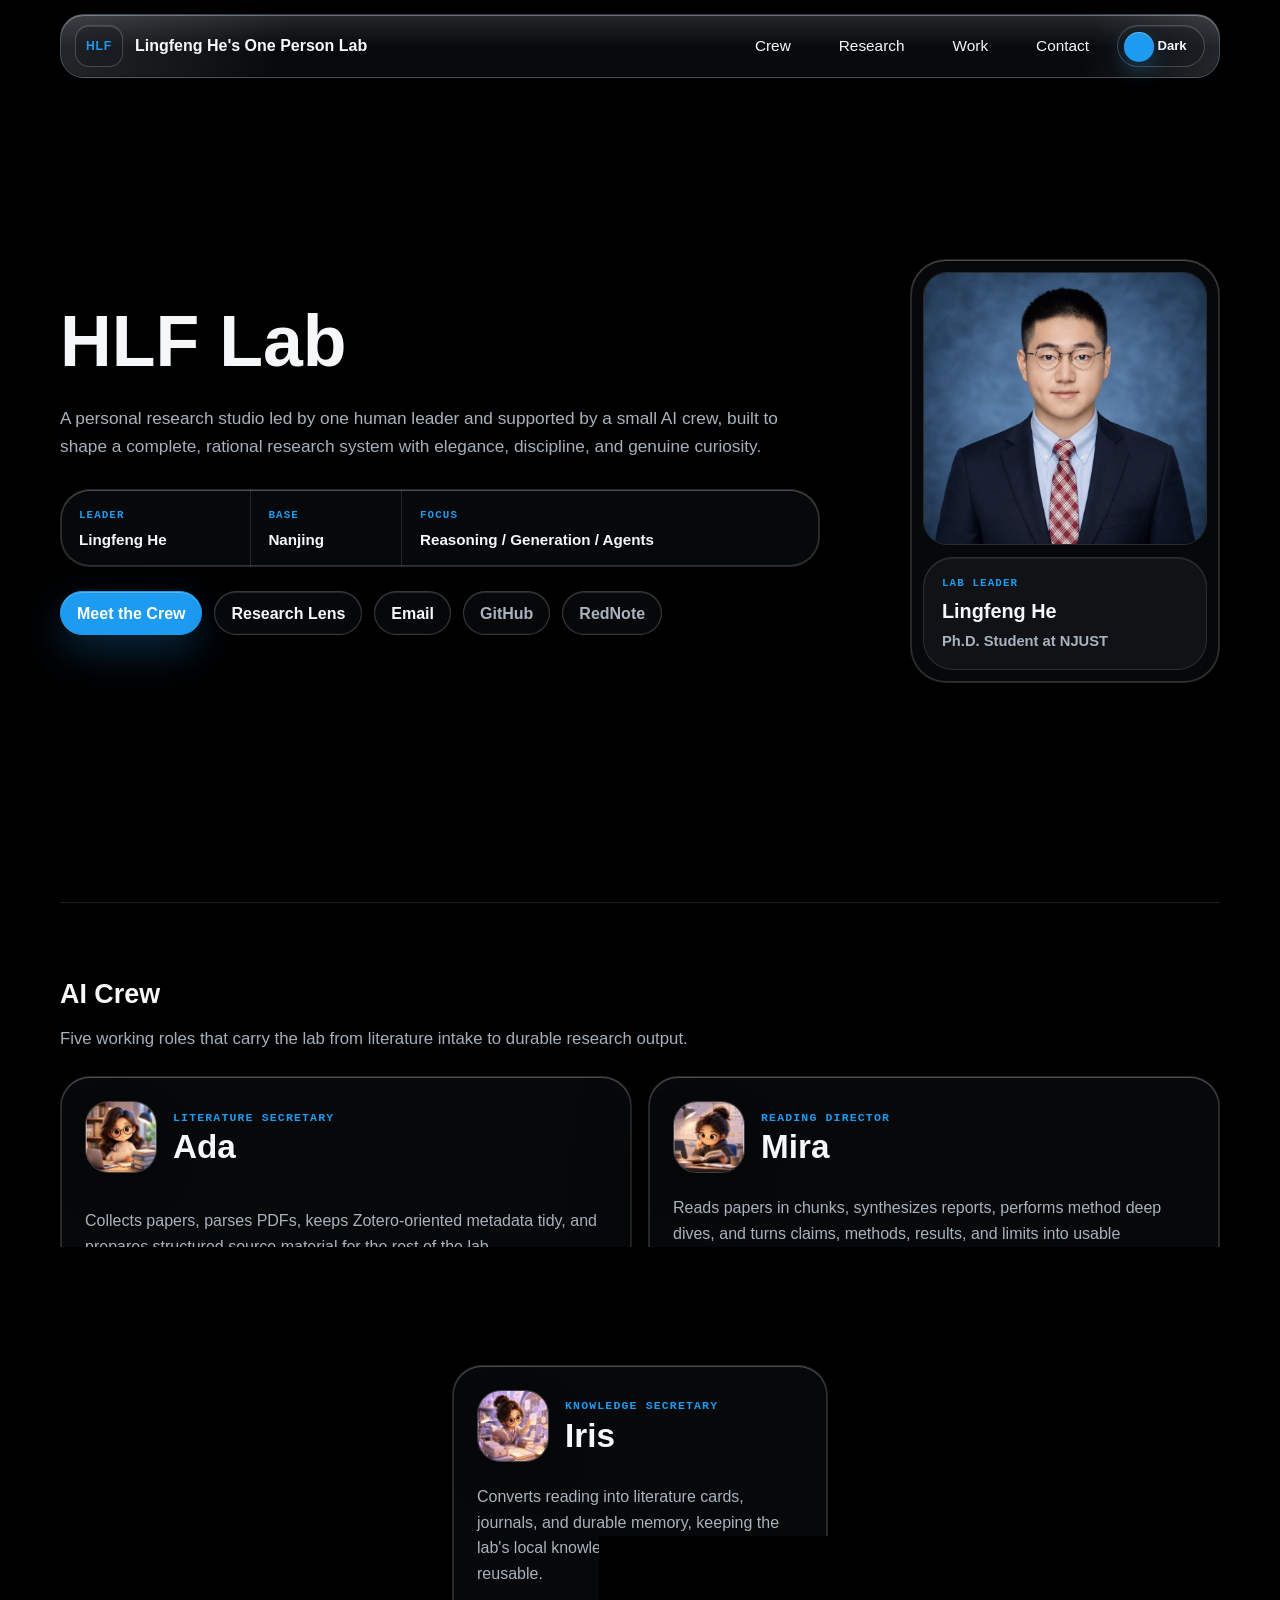
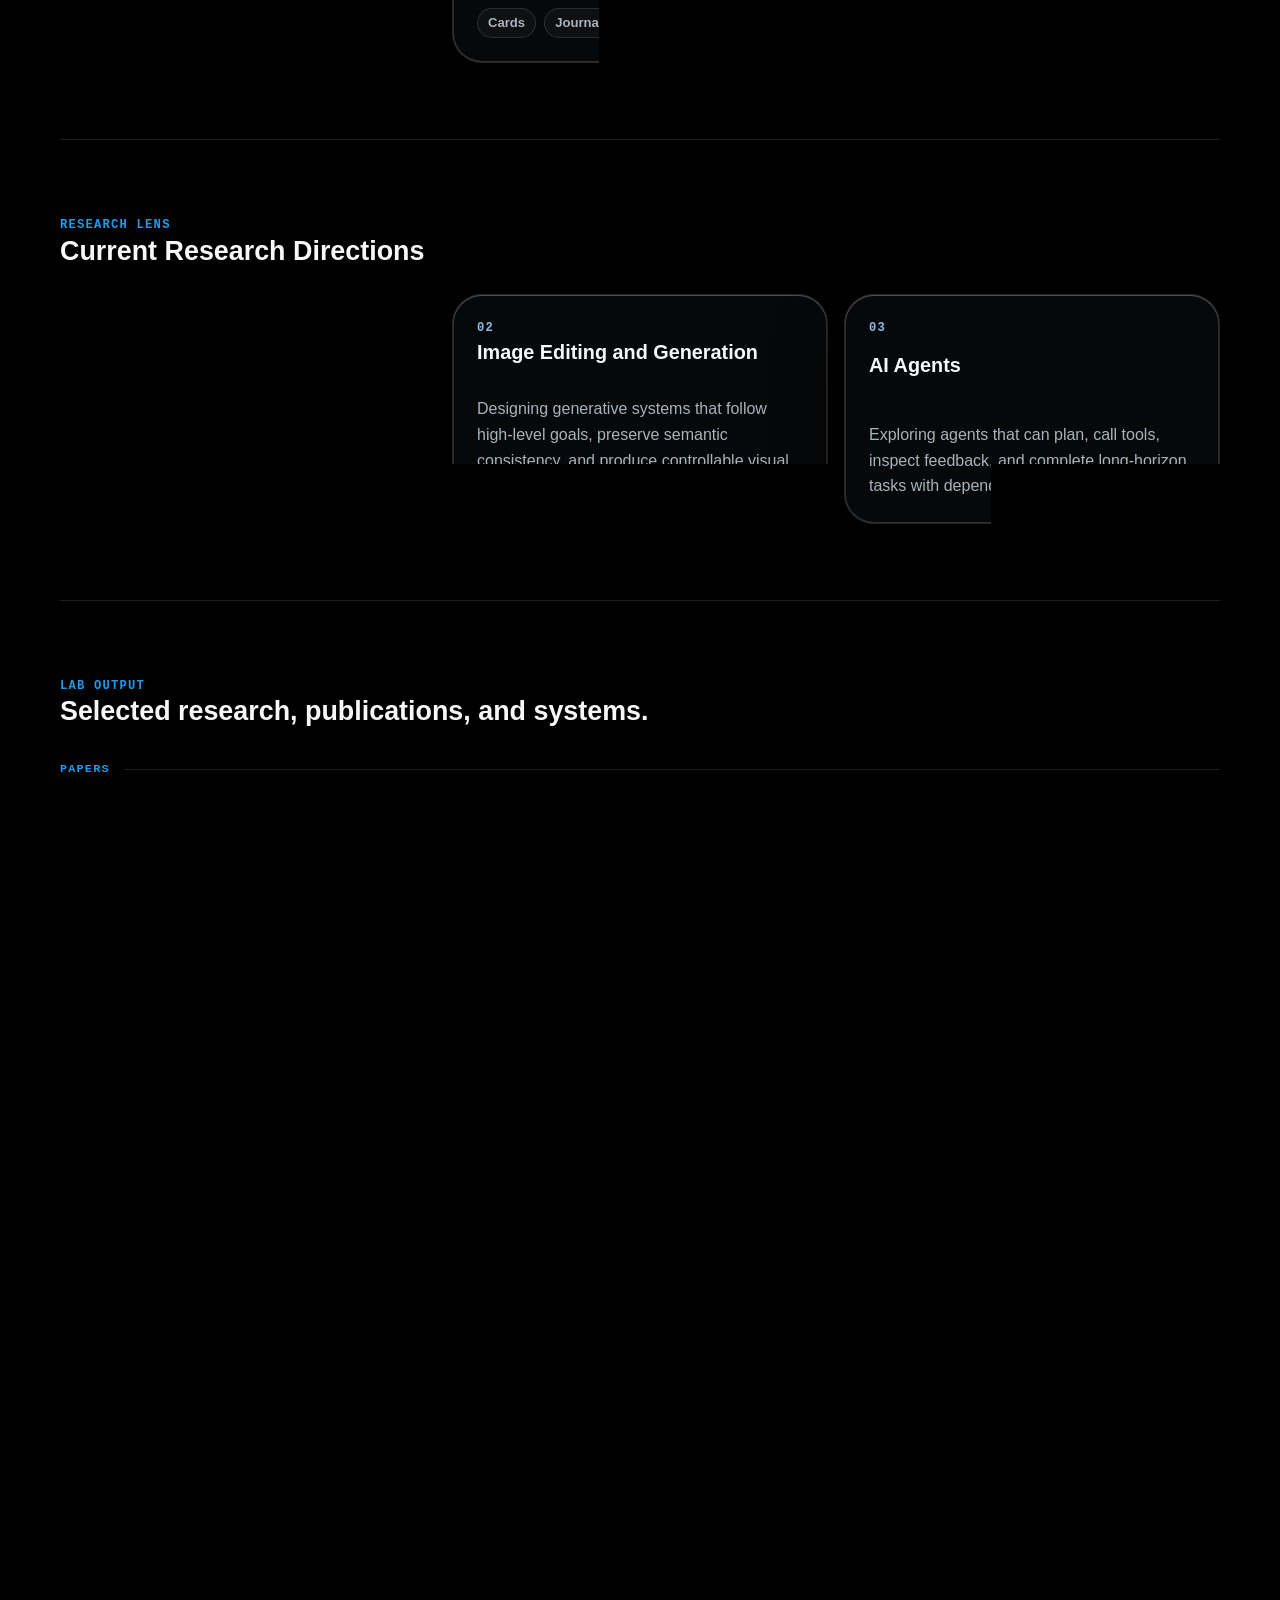
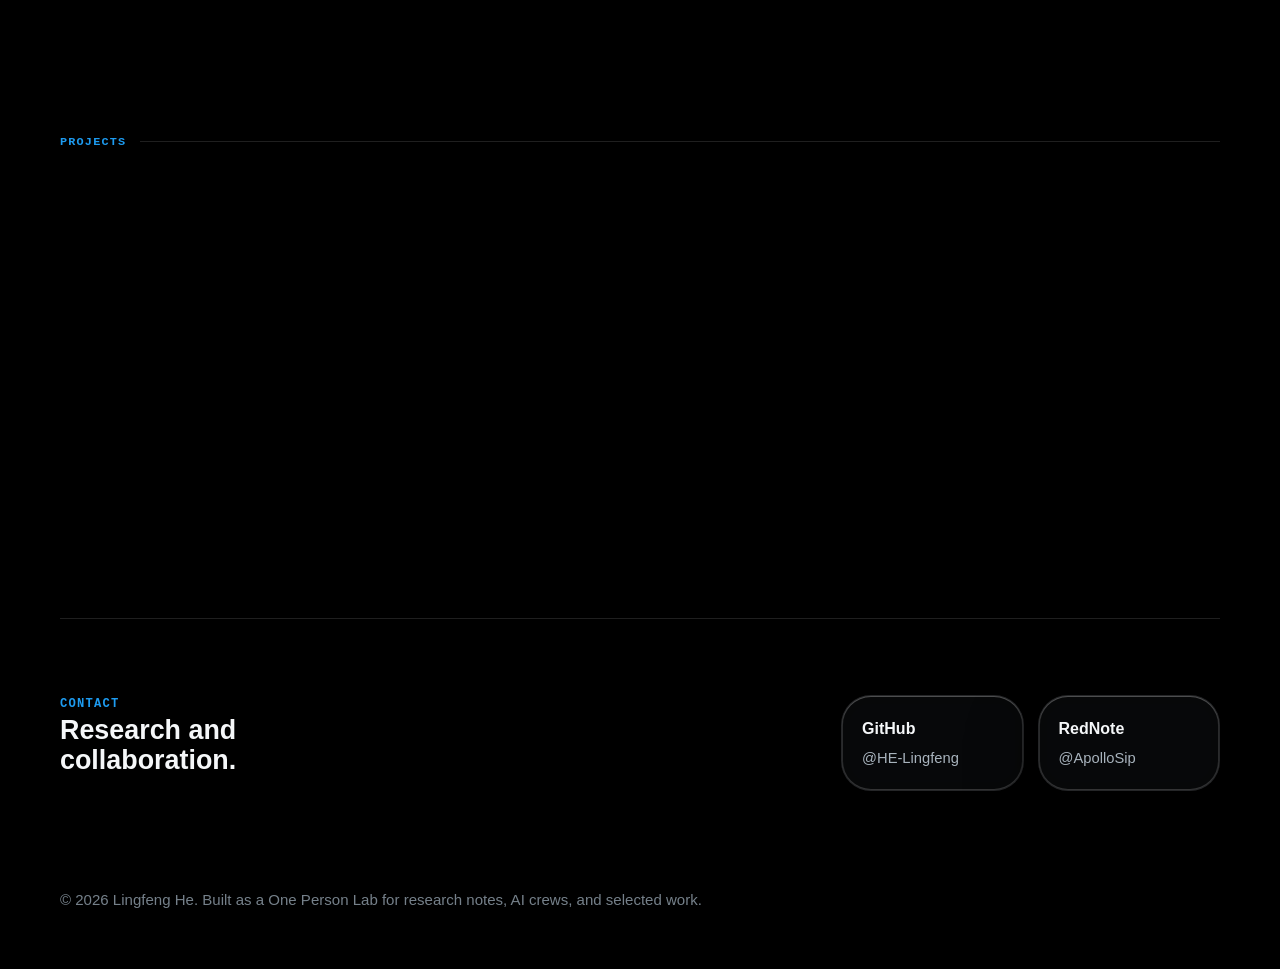
<file: index.html>
<!DOCTYPE html>
<html lang="en">
  <head>
    <meta charset="UTF-8" />
    <meta name="viewport" content="width=device-width, initial-scale=1.0, viewport-fit=cover" />
    <meta
      name="description"
      content="Lingfeng He's One Person Lab: a personal AI research studio where one human leader works with an AI crew on multimodal reasoning, generative AI, agents, and research notes."
    />
    <title>Lingfeng He's One Person Lab</title>
    <link rel="icon" type="image/svg+xml" href="/assets/favicon.svg" />
    <script>
      (() => {
        const savedTheme = localStorage.getItem("theme");
        document.documentElement.dataset.theme =
          savedTheme === "light" ? "light" : "dark";
      })();
    </script>
    <link rel="stylesheet" href="/css/fonts.css" />
    <link rel="stylesheet" href="/css/style.css?v=20261111.3" />
    <script src="/js/theme.js?v=20260521" defer></script>
    <script src="/js/navigation.js?v=20261111.2" defer></script>
  </head>
  <body class="home">
    <header class="site-header">
      <a class="brand" href="/" aria-label="Lingfeng He's One Person Lab homepage">
        <span class="brand-mark">HLF</span>
        <span class="brand-text">Lingfeng He's One Person Lab</span>
      </a>
      <div class="header-actions">
        <nav class="site-nav" aria-label="Primary navigation">
          <a href="#crew">
            <svg class="nav-icon" viewBox="0 0 24 24" aria-hidden="true">
              <circle cx="9" cy="8" r="3" />
              <path d="M3 20v-2a4 4 0 0 1 4-4h4a4 4 0 0 1 4 4v2M16 5a3 3 0 0 1 0 6m5 9v-2a4 4 0 0 0-3-3.9" />
            </svg>
            Crew
          </a>
          <a href="#research">
            <svg class="nav-icon" viewBox="0 0 24 24" aria-hidden="true">
              <path d="M9 3h6m-5 0v7l-5 8a2 2 0 0 0 1.7 3h10.6a2 2 0 0 0 1.7-3l-5-8V3M7.5 14h9" />
            </svg>
            Research
          </a>
          <a href="#work">
            <svg class="nav-icon" viewBox="0 0 24 24" aria-hidden="true">
              <rect x="3" y="7" width="18" height="13" rx="3" />
              <path d="M8 7V6a2 2 0 0 1 2-2h4a2 2 0 0 1 2 2v1M3 13a22 22 0 0 0 18 0m-9 1.5v2" />
            </svg>
            Work
          </a>
          <a href="#contact">
            <svg class="nav-icon" viewBox="0 0 24 24" aria-hidden="true">
              <rect x="3" y="5" width="18" height="14" rx="3" />
              <path d="m4 7 8 6 8-6" />
            </svg>
            Contact
          </a>
        </nav>
        <button
          class="theme-toggle"
          type="button"
          data-theme-toggle
          aria-label="Switch to light theme"
          aria-pressed="true"
        >
          <span class="theme-toggle-knob" aria-hidden="true"></span>
          <span class="theme-toggle-text" data-theme-toggle-text>Dark</span>
        </button>
      </div>
    </header>

    <main>
      <section class="hero" aria-labelledby="hero-title">
        <div class="hero-copy">
          <h1 id="hero-title">
            <span class="hero-name-primary">HLF Lab</span>
          </h1>
          <p class="hero-intro">
            A personal research studio led by one human leader and supported by
            a small AI crew, built to shape a complete, rational research
            system with elegance, discipline, and genuine curiosity.
          </p>

          <dl class="identity-strip" aria-label="Lab status">
            <div>
              <dt>Leader</dt>
              <dd>Lingfeng He</dd>
            </div>
            <div>
              <dt>Base</dt>
              <dd>Nanjing</dd>
            </div>
            <div>
              <dt>Focus</dt>
              <dd>Reasoning / Generation / Agents</dd>
            </div>
          </dl>
          <div class="hero-actions" aria-label="Primary links">
            <a class="button primary" href="#crew">Meet the Crew</a>
            <a class="button" href="#research">Research Lens</a>
            <a class="button" href="mailto:lingfeng.he@njust.edu.cn">Email</a>
            <a class="button quiet" href="https://github.com/HE-Lingfeng">GitHub</a>
            <a class="button quiet" href="https://xhslink.com/m/6xls4WDLDLg">RedNote</a>
          </div>
        </div>

        <aside class="lab-console" aria-label="Lab leader">
          <picture>
            <source srcset="/assets/portrait.webp" type="image/webp" />
            <img
              class="avatar"
              src="/assets/portrait.jpg"
              alt="Lingfeng He portrait"
              width="800"
              height="800"
              fetchpriority="high"
            />
          </picture>
          <div class="leader-badge">
            <span>Lab Leader</span>
            <strong>Lingfeng He</strong>
            <small>Ph.D. Student at NJUST</small>
          </div>
        </aside>
      </section>

      <section class="section crew-section" id="crew" aria-labelledby="crew-title">
        <div class="section-heading crew-heading">
          <h2 id="crew-title">AI Crew</h2>
          <p>Five working roles that carry the lab from literature intake to durable research output.</p>
        </div>

        <div class="crew-grid">
          <article class="crew-card featured">
            <div class="crew-card-head">
              <picture>
            <source srcset="/assets/crew/ada.webp" type="image/webp" />
            <img
              class="crew-avatar"
              src="/assets/crew/ada.png"
              alt="Ada avatar"
              width="144"
              height="144"
              loading="lazy"
            />
          </picture>
              <div>
                <p class="crew-role">Literature Secretary</p>
                <h3>Ada</h3>
              </div>
            </div>
            <p>
              Collects papers, parses PDFs, keeps Zotero-oriented metadata tidy,
              and prepares structured source material for the rest of the lab.
            </p>
            <div class="capability-row">
              <span>PDF ingest</span>
              <span>Zotero</span>
              <span>Search</span>
            </div>
          </article>
          <article class="crew-card">
            <div class="crew-card-head">
              <picture>
                <source srcset="/assets/crew/mira.webp" type="image/webp" />
                <img
                  class="crew-avatar"
                  src="/assets/crew/mira.png"
                  alt="Mira avatar"
                  width="144"
                  height="144"
                  loading="lazy"
                />
              </picture>
              <div>
                <p class="crew-role">Reading Director</p>
                <h3>Mira</h3>
              </div>
            </div>
            <p>
              Reads papers in chunks, synthesizes reports, performs method deep
              dives, and turns claims, methods, results, and limits into usable judgment.
            </p>
            <div class="capability-row">
              <span>Deep read</span>
              <span>Methods</span>
              <span>Limits</span>
            </div>
          </article>
          <article class="crew-card">
            <div class="crew-card-head">
              <picture>
                <source srcset="/assets/crew/noah.webp" type="image/webp" />
                <img
                  class="crew-avatar"
                  src="/assets/crew/noah.png"
                  alt="Noah avatar"
                  width="144"
                  height="144"
                  loading="lazy"
                />
              </picture>
              <div>
                <p class="crew-role">Proposal Director</p>
                <h3>Noah</h3>
              </div>
            </div>
            <p>
              Searches for gaps, turns observations into candidate proposals,
              and sketches experiment plans that stay grounded in falsifiable questions.
            </p>
            <div class="capability-row">
              <span>Gap finding</span>
              <span>Ideas</span>
              <span>Experiments</span>
            </div>
          </article>
          <article class="crew-card">
            <div class="crew-card-head">
              <picture>
                <source srcset="/assets/crew/iris.webp" type="image/webp" />
                <img
                  class="crew-avatar"
                  src="/assets/crew/iris.png"
                  alt="Iris avatar"
                  width="144"
                  height="144"
                  loading="lazy"
                />
              </picture>
              <div>
                <p class="crew-role">Knowledge Secretary</p>
                <h3>Iris</h3>
              </div>
            </div>
            <p>
              Converts reading into literature cards, journals, and durable
              memory, keeping the lab's local knowledge base organized and reusable.
            </p>
            <div class="capability-row">
              <span>Cards</span>
              <span>Journal</span>
              <span>Memory</span>
            </div>
          </article>
          <article class="crew-card">
            <div class="crew-card-head">
              <picture>
                <source srcset="/assets/crew/theo.webp" type="image/webp" />
                <img
                  class="crew-avatar"
                  src="/assets/crew/theo.png"
                  alt="Theo avatar"
                  width="144"
                  height="144"
                  loading="lazy"
                />
              </picture>
              <div>
                <p class="crew-role">Communications Director</p>
                <h3>Theo</h3>
              </div>
            </div>
            <p>
              Shapes drafts, presentation plans, and research-group briefings
              from the lab's accumulated reading, proposals, and experiment direction.
            </p>
            <div class="capability-row">
              <span>Writing</span>
              <span>Slides</span>
              <span>Notion</span>
            </div>
          </article>
        </div>
      </section>

      <section class="section research-grid" id="research" aria-labelledby="research-title">
        <div class="section-heading">
          <p class="eyebrow">Research Lens</p>
          <h2 id="research-title">Current Research Directions</h2>
        </div>
        <div class="cards">
          <article class="field-card">
            <span>01</span>
            <h3>Multimodal LLM Reasoning</h3>
            <p>Understanding and improving how multimodal models reason across language, images, context, and implicit intent.</p>
          </article>
          <article class="field-card">
            <span>02</span>
            <h3>Image Editing and Generation</h3>
            <p>Designing generative systems that follow high-level goals, preserve semantic consistency, and produce controllable visual changes.</p>
          </article>
          <article class="field-card">
            <span>03</span>
            <h3>AI Agents</h3>
            <p>Exploring agents that can plan, call tools, inspect feedback, and complete long-horizon tasks with dependable reasoning.</p>
          </article>
        </div>
      </section>

      <section class="section" id="work" aria-labelledby="work-title">
        <div class="section-heading">
          <p class="eyebrow">Lab Output</p>
          <h2 id="work-title">Selected research, publications, and systems.</h2>
        </div>

        <div class="work-list">
          <div class="work-group-label">
            <span>Papers</span>
          </div>

          <article class="work-item">
            <div class="work-meta">
              <div class="work-meta-labels">
                <span>2026</span>
                <span>Preprint</span>
              </div>
              <div class="work-figure">
                <img
                  src="/assets/papers/msvi.webp"
                  alt="MSVI pipeline showing structured edit planning, adaptive grounding, and flow-matching generation"
                  width="700"
                  height="762"
                  loading="lazy"
                  decoding="async"
                />
              </div>
            </div>
            <div class="work-content">
              <h3>
                Learning Minimal Sufficient Visual Intervention for
                Instruction-Based Image Editing
              </h3>
              <p class="authors">First author</p>
              <p>
                MSVI learns the visual changes needed to follow an editing
                instruction while preserving unrelated content. A multimodal
                planner predicts a structured edit specification, which a
                compiler grounds with SAM 3 when needed and converts into
                conditions for a flow-matching editor. The MSVI-13K dataset
                provides structured annotations for training both the planner
                and the editor.
              </p>
            </div>
          </article>

          <article class="work-item highlight">
            <div class="work-meta">
              <div class="work-meta-labels">
                <span>2026</span>
                <span>Preprint</span>
              </div>
              <a class="work-figure" href="/assets/papers/r-genie.webp">
                <img
                  src="/assets/papers/r-genie.webp"
                  alt="R-Genie architecture for reasoning-guided image editing"
                  width="710"
                  height="740"
                  loading="lazy"
                  decoding="async"
                />
              </a>
            </div>
            <div class="work-content">
              <p class="publication-status">arXiv preprint</p>
              <h3>Reasoning-Guided Generative Image Editing</h3>
              <p class="authors">Co-first author</p>
              <p>
                This work explores image editing tasks that require world
                knowledge, abstract intent, and implicit user needs, studying how
                multimodal language understanding can be connected with visual
                generation through a more robust reasoning bridge.
              </p>
              <div class="link-row">
                <a href="https://arxiv.org/abs/2505.17768">arXiv</a>
              </div>
            </div>
          </article>

          <article class="work-item">
            <div class="work-meta">
              <div class="work-meta-labels">
                <span>2023</span>
                <span>Past Work</span>
              </div>
              <a class="work-figure" href="/assets/papers/roi-extraction.webp">
                <img
                  src="/assets/papers/roi-extraction.webp"
                  alt="Multiscale pseudo-label generation and contrastive learning for ROI extraction"
                  width="1092"
                  height="510"
                  loading="lazy"
                  decoding="async"
                />
              </a>
            </div>
            <div class="work-content">
              <p class="publication-status">IGARSS 2023 · EI indexed</p>
              <h3>
                Weakly-supervised ROI Extraction Method Based on Contrastive
                Learning for Remote Sensing Images
              </h3>
              <p class="authors">First author</p>
              <p>
                This work uses Grad-CAM to generate pseudo labels and applies
                contrastive learning to mitigate label noise in weakly supervised
                ROI extraction for remote sensing images.
              </p>
              <div class="link-row">
                <a href="https://arxiv.org/abs/2305.05887">arXiv</a>
                <a href="https://ieeexplore.ieee.org/document/10283054">IEEE Xplore</a>
              </div>
            </div>
          </article>

          <div class="work-group-label">
            <span>Projects</span>
          </div>

          <article class="work-item">
            <div class="work-meta">
              <span>AI System</span>
            </div>
            <div class="work-content">
              <p class="publication-status">YOLO + DeepSeek</p>
              <h3>Animal Health Monitoring System</h3>
              <p>
                A farm animal monitoring system that uses YOLO-based behavior
                detection, tracking, video streams, and DeepSeek-powered health
                analysis to help inspect activity patterns and potential risks.
              </p>
            </div>
          </article>

          <article class="work-item">
            <div class="work-meta">
              <span>Agent Lab</span>
            </div>
            <div class="work-content">
              <p class="publication-status">Multi-agent research assistant</p>
              <h3>LabCrew Agent Design</h3>
              <p>
                A local-first research assistant built around a coordinator and
                focused subagents for paper reading, literature cards, proposal
                generation, experiment planning, writing, and presentation work.
              </p>
              <div class="link-row project-links">
                <a href="https://github.com/HE-Lingfeng/LabCrew.git" aria-label="LabCrew GitHub repository">
                  <span>GitHub</span>
                </a>
              </div>
            </div>
          </article>

        </div>
      </section>

      <section class="section contact-section" id="contact" aria-labelledby="contact-title">
        <div>
          <p class="eyebrow">Contact</p>
          <h2 id="contact-title">Research and collaboration.</h2>
        </div>
        <div class="contact-links">
          <a class="contact-button contact-email" href="mailto:lingfeng.he@njust.edu.cn">
            <span>Email</span>
            <small>lingfeng.he at njust dot edu dot cn</small>
          </a>
          <a class="contact-button" href="https://github.com/HE-Lingfeng">
            <span>GitHub</span>
            <small>@HE-Lingfeng</small>
          </a>
          <a class="contact-button" href="https://xhslink.com/m/6xls4WDLDLg">
            <span>RedNote</span>
            <small>@ApolloSip</small>
          </a>
        </div>
      </section>
    </main>

    <footer class="site-footer">
      <p>© 2026 Lingfeng He. Built as a One Person Lab for research notes, AI crews, and selected work.</p>
    </footer>
  </body>
</html>
</file>
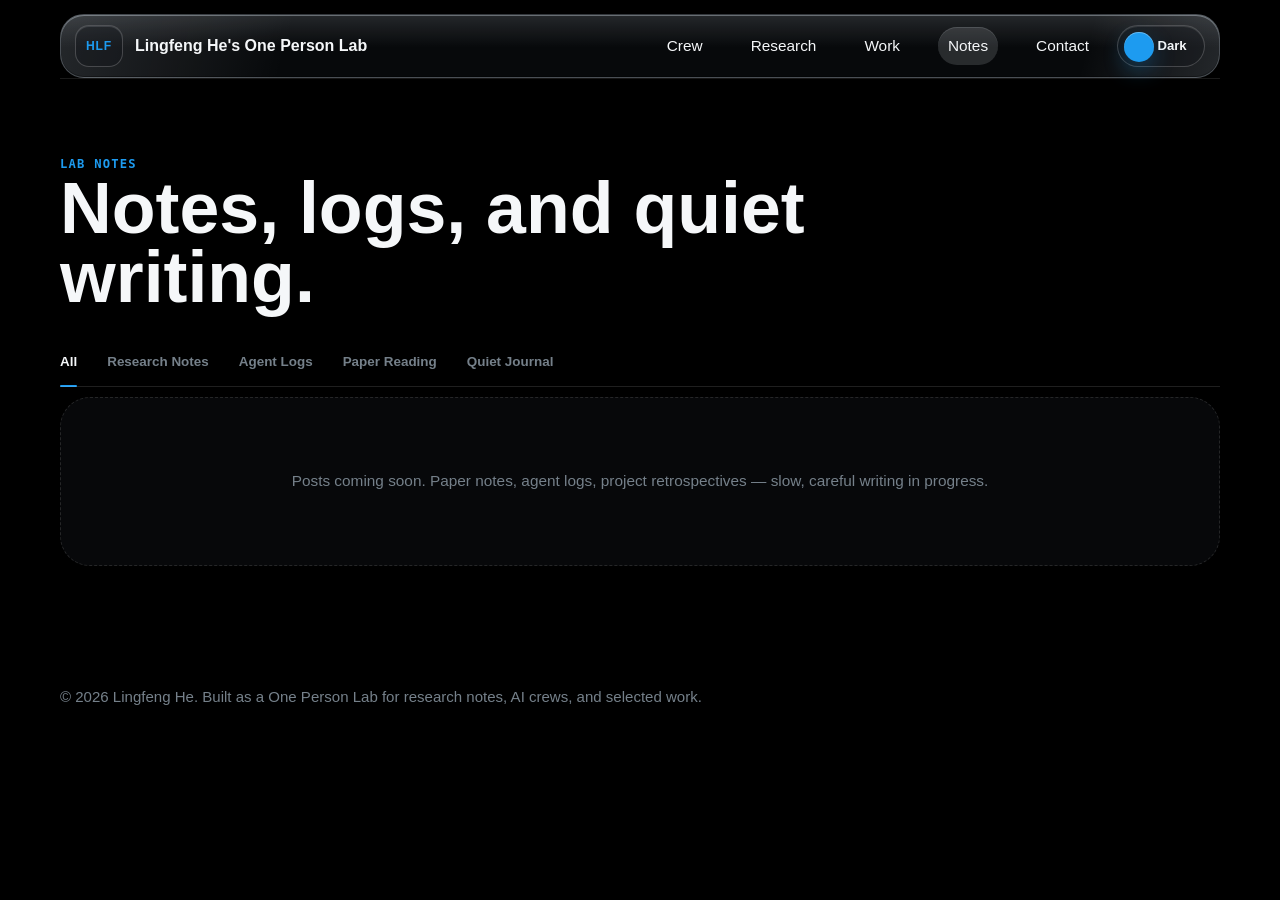
<file: posts/index.html>
<!DOCTYPE html>
<html lang="en">
  <head>
    <meta charset="UTF-8" />
    <meta name="viewport" content="width=device-width, initial-scale=1.0, viewport-fit=cover" />
    <meta
      name="description"
      content="Research notes, agent logs, paper reading, and quiet journal entries by Lingfeng He."
    />
    <title>Posts — Lingfeng He's One Person Lab</title>
    <link rel="icon" type="image/svg+xml" href="/assets/favicon.svg" />
    <script>
      (() => {
        const savedTheme = localStorage.getItem("theme");
        document.documentElement.dataset.theme =
          savedTheme === "light" ? "light" : "dark";
      })();
    </script>
    <link rel="stylesheet" href="/css/fonts.css" />
    <link rel="stylesheet" href="/css/style.css?v=20261111.3" />
    <script src="/js/theme.js?v=20260521" defer></script>
    <script src="/js/navigation.js?v=20261111.2" defer></script>
  </head>
  <body>
    <header class="site-header">
      <a class="brand" href="/" aria-label="Lingfeng He's One Person Lab homepage">
        <span class="brand-mark">HLF</span>
        <span class="brand-text">Lingfeng He's One Person Lab</span>
      </a>
      <div class="header-actions">
        <nav class="site-nav" aria-label="Primary navigation">
          <a href="/#crew">
            <svg class="nav-icon" viewBox="0 0 24 24" aria-hidden="true">
              <circle cx="9" cy="8" r="3" />
              <path d="M3 20v-2a4 4 0 0 1 4-4h4a4 4 0 0 1 4 4v2M16 5a3 3 0 0 1 0 6m5 9v-2a4 4 0 0 0-3-3.9" />
            </svg>
            Crew
          </a>
          <a href="/#research">
            <svg class="nav-icon" viewBox="0 0 24 24" aria-hidden="true">
              <path d="M9 3h6m-5 0v7l-5 8a2 2 0 0 0 1.7 3h10.6a2 2 0 0 0 1.7-3l-5-8V3M7.5 14h9" />
            </svg>
            Research
          </a>
          <a href="/#work">
            <svg class="nav-icon" viewBox="0 0 24 24" aria-hidden="true">
              <rect x="3" y="7" width="18" height="13" rx="3" />
              <path d="M8 7V6a2 2 0 0 1 2-2h4a2 2 0 0 1 2 2v1M3 13a22 22 0 0 0 18 0m-9 1.5v2" />
            </svg>
            Work
          </a>
          <a href="/posts/" aria-current="page">
            <svg class="nav-icon" viewBox="0 0 24 24" aria-hidden="true">
              <rect x="5" y="3" width="14" height="18" rx="3" />
              <path d="M9 8h6m-6 4h6m-6 4h4" />
            </svg>
            Notes
          </a>
          <a href="/#contact">
            <svg class="nav-icon" viewBox="0 0 24 24" aria-hidden="true">
              <rect x="3" y="5" width="18" height="14" rx="3" />
              <path d="m4 7 8 6 8-6" />
            </svg>
            Contact
          </a>
        </nav>
        <button
          class="theme-toggle"
          type="button"
          data-theme-toggle
          aria-label="Switch to light theme"
          aria-pressed="true"
        >
          <span class="theme-toggle-knob" aria-hidden="true"></span>
          <span class="theme-toggle-text" data-theme-toggle-text>Dark</span>
        </button>
      </div>
    </header>

    <main>
      <section class="section" aria-labelledby="posts-title">
        <div class="section-heading">
          <p class="eyebrow">Lab Notes</p>
          <h1 id="posts-title">Notes, logs, and quiet writing.</h1>
        </div>

        <div class="posts-toolbar">
          <nav class="tab-bar" role="tablist" aria-label="Filter by category">
            <button class="tab-item active" role="tab" aria-selected="true">All</button>
            <button class="tab-item" role="tab" aria-selected="false">Research Notes</button>
            <button class="tab-item" role="tab" aria-selected="false">Agent Logs</button>
            <button class="tab-item" role="tab" aria-selected="false">Paper Reading</button>
            <button class="tab-item" role="tab" aria-selected="false">Quiet Journal</button>
          </nav>
        </div>

        <div class="posts-list" aria-label="Posts">
          <!-- Add new posts below. Most recent first. Template:
          <article class="post-entry">
            <div class="post-entry-meta">
              <time datetime="YYYY-MM-DD">Month DD, YYYY</time>
              <span class="post-type-tag">Category</span>
            </div>
            <h2><a href="/posts/slug/">Post Title</a></h2>
            <p>Brief excerpt or description of the post.</p>
          </article>
          -->

          <div class="posts-empty">
            <p>Posts coming soon. Paper notes, agent logs, project retrospectives — slow, careful writing in progress.</p>
          </div>
        </div>
      </section>
    </main>

    <footer class="site-footer">
      <p>© 2026 Lingfeng He. Built as a One Person Lab for research notes, AI crews, and selected work.</p>
    </footer>
  </body>
</html>
</file>
<file: css/fonts.css>
blockquote {
  font-family: "Palatino Linotype", "Book Antiqua", Palatino, Georgia, "STKaiti", "KaiTi", "SimKai", serif;
}
code {
  font-family: "SF Mono", ui-monospace, SFMono-Regular, Menlo, Consolas, "Andale Mono", monospace;
}
pre code {
  font-family: "SF Mono", ui-monospace, SFMono-Regular, Menlo, Consolas, monospace;
  font-size: .85em;
}
</file>
<file: css/style.css>
:root {
  color-scheme: dark;
  --paper: #000;
  --surface: #101214;
  --surface-soft: #15181c;
  --glass: rgba(20, 23, 27, 0.38);
  --glass-strong: rgba(28, 31, 36, 0.48);
  --glass-hover: rgba(35, 39, 45, 0.62);
  --cell: rgba(255, 255, 255, 0.035);
  --journal-bg: rgba(31, 35, 41, 0.78);
  --quote-bg: rgba(29, 155, 240, 0.08);
  --legacy-header: rgba(10, 12, 14, 0.86);
  --ink: #f5f7f9;
  --muted: #a8b3bd;
  --subtle: #75808a;
  --line: rgba(255, 255, 255, 0.12);
  --line-strong: rgba(255, 255, 255, 0.2);
  --accent: #1d9bf0;
  --accent-deep: #1284d6;
  --accent-soft: rgba(29, 155, 240, 0.14);
  --clay: #8abce7;
  --gold: #6ec7ff;
  --mist: #20262d;
  --pulse: #ff7aa2;
  --link-hover: #6ec7ff;
  --avatar-line: rgba(255, 255, 255, 0.14);
  --radius-card: 30px;
  --radius-panel: 36px;
  --shadow: 0 26px 80px rgba(0, 0, 0, 0.48);
  --glass-shadow: 0 24px 72px rgba(0, 0, 0, 0.46),
    0 8px 28px rgba(0, 0, 0, 0.34),
    inset 0 0 0 1px rgba(255, 255, 255, 0.14),
    inset 0 1px 0 rgba(255, 255, 255, 0.16),
    inset 0 -1px 0 rgba(255, 255, 255, 0.04),
    inset 0 0 0 8px rgba(0, 0, 0, 0.06);
  --glass-shadow-lift: 0 34px 96px rgba(0, 0, 0, 0.56),
    0 14px 36px rgba(0, 0, 0, 0.42),
    inset 0 0 0 1px rgba(255, 255, 255, 0.18),
    inset 0 1px 0 rgba(255, 255, 255, 0.22),
    inset 0 -1px 0 rgba(255, 255, 255, 0.06),
    inset 0 0 0 8px rgba(0, 0, 0, 0.08);
  --font-ui: -apple-system, BlinkMacSystemFont, "SF Pro Display", "SF Pro Text",
    Inter, "Segoe UI", Arial, sans-serif;
  --font-text: var(--font-ui);
  --font-mono: "SF Mono", ui-monospace, SFMono-Regular, Menlo, Consolas, monospace;
}

:root[data-theme="light"] {
  color-scheme: light;
  --paper: #fff;
  --surface: #f7f9fa;
  --surface-soft: #eff3f4;
  --glass: rgba(255, 255, 255, 0.44);
  --glass-strong: rgba(255, 255, 255, 0.56);
  --glass-hover: rgba(247, 249, 250, 0.78);
  --cell: rgba(15, 20, 25, 0.035);
  --journal-bg: rgba(247, 249, 250, 0.94);
  --quote-bg: rgba(29, 155, 240, 0.1);
  --legacy-header: rgba(255, 255, 255, 0.9);
  --ink: #0f1419;
  --muted: #536471;
  --subtle: #657786;
  --line: rgba(15, 20, 25, 0.12);
  --line-strong: rgba(15, 20, 25, 0.2);
  --accent: #1d9bf0;
  --accent-deep: #0f7ec8;
  --accent-soft: rgba(29, 155, 240, 0.12);
  --clay: #3f7fac;
  --gold: #0f7ec8;
  --mist: #e6eef5;
  --pulse: #c74368;
  --link-hover: #0f7ec8;
  --avatar-line: rgba(15, 20, 25, 0.12);
  --shadow: 0 24px 70px rgba(15, 20, 25, 0.1);
  --glass-shadow: 0 24px 70px rgba(15, 20, 25, 0.1),
    0 8px 24px rgba(15, 20, 25, 0.08),
    inset 0 0 0 1px rgba(15, 20, 25, 0.10),
    inset 0 1px 0 rgba(255, 255, 255, 0.92),
    inset 0 -1px 0 rgba(15, 20, 25, 0.05),
    inset 0 0 0 8px rgba(255, 255, 255, 0.7);
  --glass-shadow-lift: 0 32px 88px rgba(15, 20, 25, 0.14),
    0 12px 34px rgba(15, 20, 25, 0.1),
    inset 0 0 0 1px rgba(15, 20, 25, 0.12),
    inset 0 1px 0 rgba(255, 255, 255, 0.96),
    inset 0 -1px 0 rgba(15, 20, 25, 0.07),
    inset 0 0 0 8px rgba(255, 255, 255, 0.7);
}

* {
  box-sizing: border-box;
}

html {
  scroll-behavior: smooth;
}

body {
  margin: 0;
  color: var(--ink);
  font-family: var(--font-ui);
  line-height: 1.58;
  background: var(--paper);
  transition: background-color 220ms ease, color 220ms ease;
}

a {
  color: inherit;
}

img,
iframe,
video {
  max-width: 100%;
  height: auto;
  display: block;
}

pre {
  overflow-x: auto;
}

h1,
h2,
h3,
p {
  overflow-wrap: break-word;
}

h1,
h2,
h3 {
  margin: 0;
  line-height: 1.08;
  letter-spacing: 0;
}

h1 {
  max-width: 920px;
  font-family: var(--font-ui);
  font-size: clamp(3.1rem, 5.6vw, 5.05rem);
  font-weight: 790;
  line-height: 0.96;
}

.hero-name-primary,
.hero-name-secondary {
  display: inline;
}

.hero-name-secondary {
  margin-left: 0.14em;
}

h2 {
  font-family: var(--font-ui);
  font-size: clamp(1.45rem, 2.1vw, 2.3rem);
  font-weight: 760;
  line-height: 1.12;
}

h3 {
  font-family: var(--font-ui);
  font-size: clamp(1.12rem, 1.55vw, 1.45rem);
  font-weight: 740;
  line-height: 1.18;
}

.site-header,
main,
.site-footer {
  width: min(1160px, calc(100% - 56px));
  margin: 0 auto;
}

.site-header {
  position: sticky;
  top: 14px;
  z-index: 10;
  min-height: 62px;
  display: flex;
  align-items: center;
  justify-content: space-between;
  gap: 24px;
  margin-top: 14px;
  padding: 10px 14px;
  border: 1px solid var(--line);
  border-radius: 24px;
  background: var(--surface);
}

.brand,
.site-nav,
.hero-actions,
.link-row,
.contact-links {
  display: flex;
  align-items: center;
}

.brand {
  gap: 12px;
  color: var(--ink);
  font-weight: 760;
  text-decoration: none;
}

.brand-mark {
  width: 48px;
  height: 42px;
  display: grid;
  place-items: center;
  border: 1px solid var(--line-strong);
  border-radius: 16px;
  color: var(--accent);
  background: var(--glass);
  backdrop-filter: blur(28px) saturate(1.42);
  box-shadow: var(--glass-shadow);
  font-size: 0.76rem;
  font-weight: 760;
  letter-spacing: 0.06em;
  line-height: 1;
  transition: border-color 180ms ease, box-shadow 180ms ease, transform 180ms ease,
    background-color 180ms ease;
}
.brand:hover .brand-mark {
  border-color: rgba(29, 155, 240, 0.46);
  background: var(--glass-hover);
  box-shadow: var(--glass-shadow-lift);
  transform: translateY(-1px);
}

.brand-text {
  white-space: nowrap;
  transition: color 180ms ease;
}
.brand:hover .brand-text {
  color: var(--accent);
}

.site-nav {
  gap: clamp(10px, calc((100vw - 860px) / 4), 28px);
  color: var(--muted);
  font-size: 0.96rem;
}

.header-actions {
  display: flex;
  align-items: center;
  gap: 18px;
}

.site-nav a {
  padding: 7px 10px;
  border-radius: 999px;
}

.nav-icon {
  display: none;
}

.site-nav a,
.button,
.link-row a,
.contact-links a,
.banner a,
.article-list a,
.header a,
footer a,
.categories a,
.active a,
.comments a {
  text-decoration: none;
}

.link-row a:hover,
.contact-links a:hover {
  color: var(--accent);
}

.site-nav a:focus-visible {
  outline: 2px solid var(--accent);
  outline-offset: -2px;
}

.theme-toggle {
  width: 88px;
  height: 42px;
  display: inline-flex;
  align-items: center;
  justify-content: center;
  gap: 0;
  border: 1px solid var(--line-strong);
  border-radius: 999px;
  padding: 6px;
  color: var(--ink);
  background: var(--glass);
  box-shadow: inset 0 1px 0 rgba(255, 255, 255, 0.1);
  font: inherit;
  font-size: 0.82rem;
  font-weight: 720;
  cursor: pointer;
  position: relative;
  transition: border-color 180ms ease, background-color 180ms ease,
    color 180ms ease, transform 180ms ease;
}

.theme-toggle:hover {
  border-color: rgba(29, 155, 240, 0.46);
  background: var(--glass-hover);
  transform: translateY(-1px);
}

.theme-toggle-knob {
  position: absolute;
  top: 6px;
  left: 6px;
  width: 30px;
  height: 30px;
  border-radius: 50%;
  background: var(--accent);
  box-shadow: 0 8px 22px rgba(29, 155, 240, 0.32),
    inset 0 1px 0 rgba(255, 255, 255, 0.32);
  z-index: 2;
  transition: left 0.22s cubic-bezier(0.4, 0, 0.2, 1);
}

:root[data-theme="light"] .theme-toggle-knob {
  left: 52px;
}

.theme-toggle-text {
  min-width: 34px;
  text-align: center;
  z-index: 1;
  transition: margin 0.22s cubic-bezier(0.4, 0, 0.2, 1);
  margin-left: 22px;
  margin-right: 0;
}

:root[data-theme="light"] .theme-toggle-text {
  margin-left: 0;
  margin-right: 22px;
}

@media (width > 900px) {
  .site-header {
    --toolbar-clear: rgba(22, 26, 32, 0.36);
    --toolbar-scrolled: rgba(20, 24, 30, 0.64);
    --toolbar-sheen: rgba(235, 243, 255, 0.13);
    --toolbar-highlight: rgba(235, 245, 255, 0.34);
    --toolbar-rim: rgba(224, 237, 255, 0.2);
    --toolbar-edge: rgba(0, 0, 0, 0.38);
    --toolbar-shadow: rgba(0, 0, 0, 0.36);
    --toolbar-selection: rgba(236, 245, 255, 0.14);
    border-color: var(--toolbar-rim);
    box-shadow: 0 8px 28px var(--toolbar-shadow),
      inset 0 1px 0 var(--toolbar-highlight), inset 0 -1px 0 var(--toolbar-edge);
    transition: background-color 180ms ease;
  }

  :root[data-theme="light"] .site-header {
    --toolbar-clear: rgba(249, 251, 255, 0.46);
    --toolbar-scrolled: rgba(248, 251, 255, 0.76);
    --toolbar-sheen: rgba(255, 255, 255, 0.6);
    --toolbar-highlight: rgba(255, 255, 255, 0.96);
    --toolbar-rim: rgba(87, 106, 132, 0.24);
    --toolbar-edge: rgba(31, 50, 71, 0.11);
    --toolbar-shadow: rgba(27, 41, 61, 0.14);
    --toolbar-selection: rgba(34, 56, 82, 0.12);
  }

  @supports ((-webkit-backdrop-filter: blur(1px)) or (backdrop-filter: blur(1px))) {
    .site-header {
      background-color: var(--toolbar-clear);
      background-image: linear-gradient(to bottom, var(--toolbar-sheen), transparent 52%),
        linear-gradient(105deg, var(--toolbar-sheen), transparent 20% 88%, var(--toolbar-sheen));
      -webkit-backdrop-filter: blur(18px) saturate(1.5);
      backdrop-filter: blur(18px) saturate(1.5);
    }

    .site-header[data-scrolled] {
      background-color: var(--toolbar-scrolled);
    }
  }

  .site-header .brand-mark {
    border-radius: 14px;
    backdrop-filter: none;
    box-shadow: inset 0 1px 0 var(--toolbar-sheen);
  }

  .site-nav a {
    color: var(--ink);
    transition: background-color 160ms ease;
  }

  .site-nav a:hover {
    background-color: var(--cell);
  }

  .site-nav a[aria-current],
  .site-nav a:active {
    background-color: var(--toolbar-selection);
    box-shadow: inset 0 1px 0 var(--toolbar-sheen);
  }

  @media (prefers-reduced-transparency: reduce) {
    .site-header,
    .site-header[data-scrolled] {
      background: var(--surface);
      -webkit-backdrop-filter: none;
      backdrop-filter: none;
    }
  }
}

.hero {
  min-height: calc(100vh - 76px);
  display: grid;
  grid-template-columns: minmax(0, 1fr) minmax(310px, 0.38fr);
  gap: clamp(36px, 6vw, 80px);
  align-items: center;
  padding: 46px 0 84px;
}

.hero-copy {
  max-width: 900px;
}

.eyebrow,
.section-label,
.publication-status,
.work-meta,
.field-card span {
  margin: 0;
  color: var(--accent);
  font-family: var(--font-mono);
  font-size: 0.76rem;
  font-weight: 760;
  letter-spacing: 0.1em;
  text-transform: uppercase;
}

.hero-intro {
  max-width: 760px;
  margin: 30px 0 0;
  color: var(--muted);
  font-size: clamp(1.05rem, 1.35vw, 1.22rem);
  line-height: 1.62;
}

.identity-strip {
  max-width: 760px;
  display: grid;
  grid-template-columns: minmax(0, 1fr) minmax(0, 0.8fr) minmax(0, 2.2fr);
  margin: 28px 0 0;
  border: 1px solid var(--line);
  border-radius: var(--radius-card);
  background: var(--glass);
  backdrop-filter: blur(24px) saturate(1.34);
  box-shadow: var(--glass-shadow);
  overflow: hidden;
}

.identity-strip div {
  min-height: 76px;
  display: flex;
  flex-direction: column;
  justify-content: center;
  gap: 7px;
  padding: 15px clamp(12px, 1.4vw, 18px);
  border-right: 1px solid var(--line);
}

.identity-strip div:last-child {
  border-right: none;
}

.identity-strip dt,
.identity-strip dd {
  margin: 0;
}

.identity-strip dt {
  color: var(--accent);
  font-family: var(--font-mono);
  font-size: 0.68rem;
  font-weight: 760;
  letter-spacing: 0.1em;
  text-transform: uppercase;
}

.identity-strip dd {
  color: var(--ink);
  font-size: 0.95rem;
  font-weight: 720;
  line-height: 1.24;
}

.hero-actions {
  flex-wrap: wrap;
  gap: 12px;
  margin-top: 24px;
}

.button {
  min-height: 44px;
  display: inline-flex;
  align-items: center;
  justify-content: center;
  border: 1px solid var(--line-strong);
  border-radius: 999px;
  padding: 0 16px;
  color: var(--ink);
  background: var(--glass);
  backdrop-filter: blur(22px) saturate(1.34);
  box-shadow: 0 12px 30px rgba(0, 0, 0, 0.28),
    inset 0 1px 0 rgba(255, 255, 255, 0.12),
    inset 0 -1px 0 rgba(255, 255, 255, 0.04);
  font-weight: 720;
  transition: border-color 180ms ease, box-shadow 180ms ease, transform 180ms ease,
    background-color 180ms ease;
}

.button.primary {
  border-color: var(--accent);
  color: #fff;
  background: var(--accent);
  box-shadow: 0 16px 40px rgba(29, 155, 240, 0.26),
    inset 0 1px 0 rgba(255, 255, 255, 0.26);
}

.button.quiet {
  color: var(--muted);
}

.button:hover {
  border-color: rgba(29, 155, 240, 0.52);
  background: var(--glass-hover);
  transform: translateY(-1px);
  box-shadow: 0 18px 44px rgba(0, 0, 0, 0.42),
    inset 0 1px 0 rgba(255, 255, 255, 0.16),
    inset 0 -1px 0 rgba(255, 255, 255, 0.06);
}

.button.primary:hover {
  color: var(--ink);
}

.lab-console,
.profile-panel {
  align-self: center;
  padding: 12px;
  border: 1px solid var(--line);
  border-radius: var(--radius-panel);
  background: var(--glass);
  backdrop-filter: blur(28px) saturate(1.42);
  box-shadow: var(--glass-shadow);
}

.lab-console {
  display: grid;
  gap: 12px;
}

.avatar {
  width: 100%;
  aspect-ratio: 1.04;
  display: block;
  border: 1px solid var(--avatar-line);
  border-radius: calc(var(--radius-card) - 6px);
  object-fit: cover;
  filter: saturate(0.88) contrast(1.02);
}

.capability-row {
  display: flex;
  flex-wrap: wrap;
  gap: 8px;
}

.capability-row span {
  display: inline-flex;
  align-items: center;
  min-height: 30px;
  border: 1px solid var(--line);
  border-radius: 999px;
  padding: 0 10px;
  color: var(--muted);
  background: var(--cell);
  font-size: 0.82rem;
  font-weight: 700;
}

.leader-badge {
  display: grid;
  gap: 8px;
  padding: 17px 18px;
  border: 1px solid var(--line);
  border-radius: var(--radius-card);
  background: var(--glass-strong);
  box-shadow: inset 0 1px 0 rgba(255, 255, 255, 0.08);
}

.leader-badge span {
  color: var(--accent);
  font-family: var(--font-mono);
  font-size: 0.68rem;
  font-weight: 760;
  letter-spacing: 0.1em;
  text-transform: uppercase;
}

.leader-badge strong {
  color: var(--ink);
  font-size: 1.24rem;
  line-height: 1.2;
}

.leader-badge small {
  color: var(--muted);
  font-size: 0.92rem;
  font-weight: 680;
  line-height: 1.35;
}

.section {
  scroll-margin-top: 104px;
  padding: 76px 0;
  border-top: 1px solid var(--line);
}

.section-heading {
  max-width: 960px;
  margin-bottom: 34px;
}

.section-heading > p:not(.eyebrow) {
  max-width: 720px;
  margin: 16px 0 0;
  color: var(--muted);
  font-size: 1.05rem;
  line-height: 1.62;
}

.section-heading.compact {
  margin-bottom: 0;
}

.crew-heading {
  margin-bottom: 24px;
}

.crew-heading p {
  margin: 10px 0 0;
  color: var(--muted);
  font-size: 1.04rem;
  line-height: 1.5;
}

.section-link {
  width: fit-content;
  display: inline-block;
  margin-top: 22px;
  border-bottom: 1px solid currentColor;
  color: var(--accent);
  font-weight: 720;
  text-decoration: none;
}

.signature {
  display: grid;
  grid-template-columns: 180px minmax(0, 1fr);
  gap: clamp(28px, 5vw, 76px);
  align-items: start;
}

.split-section,
.contact-section {
  display: grid;
  grid-template-columns: minmax(280px, 0.42fr) minmax(0, 1fr);
  gap: clamp(28px, 5vw, 76px);
  align-items: start;
}

.signature p:not(.section-label) {
  max-width: 720px;
  margin: 22px 0 0;
  color: var(--muted);
  font-size: 1.08rem;
  line-height: 1.62;
}

.work-list {
  display: grid;
  gap: 16px;
}

.work-group-label {
  display: flex;
  align-items: center;
  gap: 14px;
  margin-top: 10px;
  color: var(--accent);
  font-family: var(--font-mono);
  font-size: 0.74rem;
  font-weight: 760;
  letter-spacing: 0.1em;
  text-transform: uppercase;
}

.work-group-label:first-child {
  margin-top: 0;
}

.work-group-label::after {
  content: "";
  height: 1px;
  flex: 1;
  background: var(--line);
}

.work-item {
  display: grid;
  grid-template-columns: 165px minmax(0, 1fr);
  gap: clamp(22px, 4vw, 54px);
  padding: 30px;
  border: 1px solid var(--line);
  border-radius: var(--radius-card);
  background: var(--glass);
  backdrop-filter: blur(28px) saturate(1.38);
  box-shadow: var(--glass-shadow);
}

.work-item.highlight {
  border-color: rgba(29, 155, 240, 0.32);
  background: var(--glass-strong);
}

.work-meta {
  display: grid;
  gap: 8px;
  align-content: start;
  color: var(--clay);
}

.work-meta span:last-child {
  color: var(--subtle);
}

.work-meta-labels {
  display: grid;
  align-content: start;
  gap: inherit;
}

.work-figure {
  display: block;
  border-radius: 8px;
}

.work-meta > .work-figure {
  margin-top: 10px;
}

.work-figure img {
  width: 100%;
  border-radius: inherit;
}

.work-figure:focus-visible {
  outline: 2px solid var(--accent);
  outline-offset: 3px;
}

.publication-status {
  color: var(--gold);
}

.work-content .authors,
.work-content p {
  margin: 0;
}

.work-content .authors {
  margin: 10px 0 14px;
  color: var(--ink);
  font-weight: 720;
}

.work-content p:not(.publication-status):not(.authors) {
  max-width: 820px;
  color: var(--muted);
  line-height: 1.62;
}

.link-row {
  flex-wrap: wrap;
  gap: 10px;
  margin-top: 20px;
}

.link-row a {
  border-bottom: 1px solid currentColor;
  color: var(--accent);
  font-weight: 720;
}

.project-links a {
  display: inline-block;
}

.link-row a:hover,
.post-card a:hover,
.section-link:hover {
  color: var(--link-hover);
}

.research-grid .section-heading {
  margin-bottom: 28px;
}

.cards {
  display: grid;
  grid-template-columns: repeat(3, minmax(0, 1fr));
  gap: 16px;
}

.crew-grid {
  display: grid;
  grid-template-columns: repeat(6, minmax(0, 1fr));
  gap: 16px;
}

.crew-card {
  min-height: 260px;
  grid-column: span 2;
  display: flex;
  flex-direction: column;
  justify-content: space-between;
  gap: 22px;
  padding: 24px;
  border: 1px solid var(--line);
  border-radius: var(--radius-card);
  background: var(--glass);
  backdrop-filter: blur(28px) saturate(1.38);
  box-shadow: var(--glass-shadow);
  transition: border-color 180ms ease, transform 180ms ease, background-color 180ms ease;
}

.crew-card.featured {
  grid-column: span 3;
  border-color: rgba(29, 155, 240, 0.34);
  background: var(--glass-strong);
}

.crew-card:nth-child(2) {
  grid-column: span 3;
}

.crew-card h3 {
  font-size: clamp(1.65rem, 2.6vw, 2.2rem);
}

.crew-card-head {
  display: flex;
  align-items: center;
  gap: 16px;
}

.crew-avatar {
  width: 72px;
  height: 72px;
  flex: 0 0 auto;
  display: block;
  border: 1px solid var(--line-strong);
  border-radius: 24px;
  background: var(--cell);
  object-fit: cover;
  box-shadow: 0 16px 38px rgba(0, 0, 0, 0.28),
    inset 0 1px 0 rgba(255, 255, 255, 0.16);
}

.crew-card:hover .crew-avatar {
  animation: avatar-float 2.8s ease-in-out infinite;
}

.crew-card p {
  margin: 0;
}

.crew-card > p:not(.crew-role) {
  color: var(--muted);
  line-height: 1.6;
}

.crew-role {
  color: var(--accent);
  font-family: var(--font-mono);
  font-size: 0.72rem;
  font-weight: 760;
  letter-spacing: 0.1em;
  text-transform: uppercase;
}

.crew-card:hover {
  border-color: rgba(29, 155, 240, 0.34);
  background: var(--glass-hover);
  box-shadow: var(--glass-shadow-lift);
  transform: translateY(-2px);
}

.workflow-steps {
  display: grid;
  grid-template-columns: repeat(5, minmax(0, 1fr));
  gap: 1px;
  margin: 0;
  padding: 1px;
  border: 1px solid var(--line);
  border-radius: var(--radius-panel);
  background: var(--surface);
  list-style: none;
  box-shadow: var(--glass-shadow);
}

.workflow-steps li {
  min-height: 230px;
  display: flex;
  flex-direction: column;
  justify-content: space-between;
  gap: 22px;
  padding: 24px;
  border-radius: 24px;
  background: var(--cell);
}

.workflow-steps span {
  color: var(--accent);
  font-family: var(--font-mono);
  font-size: 0.72rem;
  font-weight: 760;
  letter-spacing: 0.1em;
}

.workflow-steps h3 {
  font-size: 1.18rem;
}

.workflow-steps p {
  margin: 0;
  color: var(--muted);
  font-size: 0.94rem;
  line-height: 1.54;
}

@keyframes avatar-drift {
  0%,
  100% {
    transform: translate3d(-2px, -1px, 0) scale(1);
  }

  50% {
    transform: translate3d(3px, 2px, 0) scale(1.04);
  }
}

@keyframes avatar-float {
  0%,
  100% {
    transform: translateY(0);
  }

  50% {
    transform: translateY(-3px);
  }
}

.field-card {
  min-height: 230px;
  display: flex;
  flex-direction: column;
  justify-content: space-between;
  padding: 24px;
  border: 1px solid var(--line);
  border-radius: var(--radius-card);
  background: var(--glass);
  backdrop-filter: blur(28px) saturate(1.38);
  box-shadow: var(--glass-shadow);
  transition: border-color 180ms ease, transform 180ms ease, background-color 180ms ease;
}

.field-card span {
  color: var(--clay);
}

.field-card p {
  margin: 28px 0 0;
  color: var(--muted);
  line-height: 1.6;
}

.field-card:hover,
.work-item:hover,
.post-card:hover {
  border-color: rgba(29, 155, 240, 0.34);
  background: var(--glass-hover);
  box-shadow: var(--glass-shadow-lift);
  transform: translateY(-2px);
}

.contact-section {
  padding-bottom: 54px;
}

.post-gallery {
  display: grid;
  grid-template-columns: repeat(3, minmax(0, 1fr));
  gap: 14px;
}

.post-card {
  min-height: 220px;
  display: flex;
  flex-direction: column;
  justify-content: space-between;
  padding: 22px;
  border: 1px solid var(--line);
  border-radius: var(--radius-card);
  background: var(--glass);
  backdrop-filter: blur(28px) saturate(1.38);
  box-shadow: var(--glass-shadow);
  transition: border-color 180ms ease, transform 180ms ease, background-color 180ms ease;
}

.journal-card {
  background: var(--journal-bg);
}

.post-type {
  margin: 0 0 22px;
  color: var(--accent);
  font-family: var(--font-mono);
  font-size: 0.72rem;
  font-weight: 760;
  letter-spacing: 0.08em;
  text-transform: uppercase;
}

.post-card p:not(.post-type) {
  margin: 14px 0 0;
  color: var(--muted);
  line-height: 1.6;
}

.journal-card h3 {
  font-size: clamp(1.18rem, 1.7vw, 1.58rem);
  font-weight: 700;
}

.journal-card .post-type {
  color: var(--pulse);
}

.journal-card p:not(.post-type) {
  color: var(--muted);
}

.post-card a {
  width: fit-content;
  margin-top: 22px;
  border-bottom: 1px solid currentColor;
  color: var(--accent);
  font-weight: 720;
  text-decoration: none;
}

/* Posts listing page */

.posts-toolbar {
  margin: 28px 0 10px;
}

.tab-bar {
  position: relative;
  display: flex;
  gap: 2px;
  padding-bottom: 10px;
}

.tab-bar::after {
  content: "";
  position: absolute;
  bottom: 0;
  left: 0;
  right: 0;
  height: 1px;
  background: var(--line);
}

.tab-item {
  position: relative;
  padding: 8px 0;
  border: none;
  background: none;
  color: var(--subtle);
  font-family: var(--font-ui);
  font-size: 0.84rem;
  font-weight: 640;
  cursor: pointer;
  transition: color 200ms ease;
}

.tab-item:not(:last-child) {
  margin-right: 28px;
}

.tab-item::after {
  content: "";
  position: absolute;
  bottom: -10px;
  left: 0;
  right: 0;
  height: 2px;
  border-radius: 1px;
  background: var(--accent);
  transform: scaleX(0);
  transition: transform 220ms ease;
}

.tab-item:hover {
  color: var(--ink);
}

.tab-item.active {
  color: var(--ink);
  font-weight: 720;
}

.tab-item.active::after {
  transform: scaleX(1);
}

.posts-list {
  display: flex;
  flex-direction: column;
  gap: 10px;
}

.post-entry {
  padding: 22px 24px;
  border: 1px solid var(--line);
  border-radius: var(--radius-card);
  background: var(--glass);
  backdrop-filter: blur(28px) saturate(1.38);
  box-shadow: var(--glass-shadow);
  transition: border-color 180ms ease, transform 180ms ease, background-color 180ms ease;
}

.post-entry:hover {
  border-color: rgba(29, 155, 240, 0.34);
  background: var(--glass-hover);
  box-shadow: var(--glass-shadow-lift);
  transform: translateY(-2px);
}

.post-entry h2 {
  margin: 6px 0 8px;
  font-size: 1.18rem;
  font-weight: 720;
  line-height: 1.3;
}

.post-entry h2 a {
  color: var(--ink);
  text-decoration: none;
}

.post-entry h2 a:hover {
  color: var(--accent);
}

.post-entry p {
  margin: 0;
  color: var(--muted);
  font-size: 0.94rem;
  line-height: 1.58;
}

.post-entry-meta {
  display: flex;
  align-items: center;
  gap: 12px;
  color: var(--subtle);
  font-size: 0.8rem;
  font-family: var(--font-mono);
}

.post-type-tag {
  padding: 2px 10px;
  border-radius: 999px;
  background: var(--accent-soft);
  color: var(--accent);
  font-size: 0.7rem;
  font-weight: 700;
  letter-spacing: 0.05em;
  text-transform: uppercase;
}

.posts-empty {
  padding: 56px 24px;
  text-align: center;
  border: 1px dashed var(--line);
  border-radius: var(--radius-card);
  background: var(--glass);
}

.posts-empty p {
  color: var(--subtle);
  font-size: 0.96rem;
  line-height: 1.6;
}

/* Responsive */
@media (max-width: 900px) {
  .tab-bar {
    overflow-x: auto;
    -webkit-overflow-scrolling: touch;
  }

  .tab-item {
    font-size: 0.8rem;
    white-space: nowrap;
  }

  .tab-item:not(:last-child) {
    margin-right: 22px;
  }
}

@media (max-width: 560px) {
  .post-entry {
    padding: 18px 16px;
  }

  .posts-empty {
    padding: 40px 16px;
  }
}

.contact-links {
  display: grid;
  grid-template-columns: repeat(4, minmax(0, 1fr));
  gap: 14px;
  align-items: stretch;
}

.contact-button {
  min-height: 96px;
  display: flex;
  flex-direction: column;
  justify-content: center;
  gap: 6px;
  padding: 18px 20px;
  border: 1px solid var(--line);
  border-radius: var(--radius-card);
  color: var(--ink);
  background: var(--glass);
  backdrop-filter: blur(28px) saturate(1.38);
  box-shadow: var(--glass-shadow);
  transition: border-color 180ms ease, transform 180ms ease, background-color 180ms ease;
}

.contact-button:hover {
  border-color: rgba(29, 155, 240, 0.38);
  background: var(--glass-hover);
  box-shadow: var(--glass-shadow-lift);
  transform: translateY(-1px);
}

.contact-button span {
  font-weight: 760;
}

.contact-button small {
  color: var(--muted);
  font-size: 0.92rem;
  overflow-wrap: anywhere;
}

.contact-email {
  grid-column: span 2;
}

.site-footer {
  padding: 28px 0 42px;
  color: var(--subtle);
  font-size: 0.94rem;
}

/* Compatibility for existing Hugo-generated list and article pages. */
.header div,
.container,
.copyright,
.menu {
  max-width: 960px;
  margin: auto;
  padding: 0 20px;
}

.header {
  padding: 28px 0 18px;
  border-top: 5px solid var(--accent);
  border-bottom: 1px solid var(--line);
  background: var(--legacy-header);
  text-align: center;
}

.banner {
  font-size: clamp(2.2rem, 8vw, 4rem);
  line-height: 1;
}

.banner .text {
  font-size: 0;
}

.banner .text::after {
  content: "Lingfeng He's One Person Lab";
  color: var(--ink);
  font-family: var(--font-ui);
  font-size: clamp(1.65rem, 5vw, 3rem);
  font-weight: 760;
  letter-spacing: 0;
}

.head-meta,
.menu,
.post-nav {
  display: flex;
  justify-content: space-between;
  gap: 16px;
}

.head-meta {
  margin-top: 16px;
  color: var(--muted);
  font-size: 0.92rem;
}

.container {
  padding-top: 28px;
  hyphens: auto;
}

.list {
  display: grid;
  grid-template-columns: repeat(auto-fit, minmax(min(280px, 100%), 1fr));
  gap: 18px;
}

.list section,
article:not(.work-item):not(.field-card):not(.post-card) {
  padding: 24px;
  border: 1px solid var(--line);
  border-radius: var(--radius-card);
  background: var(--glass);
  backdrop-filter: blur(28px) saturate(1.38);
  box-shadow: var(--glass-shadow);
}

.article-list h1,
.title {
  line-height: 1.2;
}

.article-meta {
  display: inline-block;
  margin: 6px 0;
  padding: 4px 8px;
  border-radius: 999px;
  background: var(--accent-soft);
  color: var(--muted);
}

.thumbnail {
  width: 6.8em;
  height: 5.1em;
  float: left;
  overflow: hidden;
  margin: 5px 12px 5px 0;
  border-radius: 18px;
  box-shadow: 0 8px 28px rgba(0, 0, 0, 0.34);
}

.thumbnail img {
  width: 100%;
  height: 100%;
  object-fit: cover;
}

blockquote {
  margin-left: 0;
  padding: 8px 18px;
  border-left: 4px solid var(--accent);
  background: var(--quote-bg);
}

table {
  width: 100%;
  border-collapse: collapse;
}

th,
td {
  padding: 8px;
  border-bottom: 1px solid var(--line);
}

.footer {
  margin-top: 40px;
  padding: 24px 0;
  border-top: 1px solid var(--line);
  background: transparent;
  color: var(--muted);
}

.menu {
  flex-wrap: wrap;
  padding-left: 0;
  list-style: none;
}

.menu li,
.pagination li,
.terms li {
  display: inline-block;
}

.pagination,
.terms,
.comments {
  text-align: center;
}

@media (max-width: 900px) {
  :root {
    --mobile-page-gutter: 28px;
    --mobile-nav-height: max(58px, 3.625rem);
    --mobile-nav-bottom: max(14px, env(safe-area-inset-bottom));
    --mobile-nav-clearance: calc(var(--mobile-nav-height) + var(--mobile-nav-bottom) + 12px);
  }

  html:has(.site-nav) {
    scroll-padding-bottom: var(--mobile-nav-clearance);
  }

  .site-header,
  main,
  .site-footer {
    width: auto;
    margin-left: max(var(--mobile-page-gutter), env(safe-area-inset-left));
    margin-right: max(var(--mobile-page-gutter), env(safe-area-inset-right));
  }

  .site-header {
    position: static;
    gap: 10px;
    min-height: 44px;
    margin-top: 12px;
    padding: env(safe-area-inset-top) 0 0;
    border: 0;
    background: none;
  }

  .brand {
    min-width: 0;
    gap: 10px;
  }

  .brand-mark {
    flex: none;
  }

  .brand-text {
    white-space: normal;
    font-size: 0.9rem;
    line-height: 1.2;
  }

  .site-nav {
    --nav-solid: var(--surface-soft);
    --nav-tint: rgba(27, 32, 39, 0.72);
    --nav-sheen: rgba(237, 246, 255, 0.14);
    --nav-glint: rgba(222, 237, 255, 0.06);
    --nav-rim: rgba(233, 243, 255, 0.28);
    --nav-edge: rgba(240, 247, 255, 0.32);
    --nav-shadow: rgba(0, 0, 0, 0.36);
    --nav-selection: rgba(238, 246, 255, 0.15);
    position: fixed;
    z-index: 20;
    right: max(16px, env(safe-area-inset-right));
    bottom: var(--mobile-nav-bottom);
    left: max(16px, env(safe-area-inset-left));
    display: grid;
    grid-auto-flow: column;
    grid-auto-columns: minmax(0, 1fr);
    align-items: stretch;
    gap: 2px;
    max-width: 416px;
    min-height: var(--mobile-nav-height);
    margin: 0 auto;
    padding: 5px;
    border: 1px solid var(--nav-rim);
    border-radius: 999px;
    background: var(--nav-solid);
    box-shadow: 0 8px 26px var(--nav-shadow), inset 0 1px 0 var(--nav-edge),
      inset 0 0 10px var(--nav-glint);
    color: var(--ink);
    font-size: 0.6875rem;
    font-weight: 680;
    line-height: 1.15;
  }

  :root[data-theme="light"] .site-nav {
    --nav-tint: rgba(247, 250, 254, 0.78);
    --nav-sheen: rgba(255, 255, 255, 0.48);
    --nav-glint: rgba(255, 255, 255, 0.36);
    --nav-rim: rgba(102, 122, 146, 0.28);
    --nav-edge: rgba(255, 255, 255, 0.96);
    --nav-shadow: rgba(21, 37, 55, 0.17);
    --nav-selection: rgba(30, 52, 76, 0.12);
  }

  @supports ((-webkit-backdrop-filter: blur(1px)) or (backdrop-filter: blur(1px))) {
    .site-nav {
      background: linear-gradient(155deg, var(--nav-sheen), transparent 50%, var(--nav-glint)),
        var(--nav-tint);
      -webkit-backdrop-filter: blur(13px) saturate(1.65);
      backdrop-filter: blur(13px) saturate(1.65);
    }
  }

  .site-nav a {
    display: flex;
    flex-direction: column;
    align-items: center;
    justify-content: center;
    gap: 3px;
    min-width: 0;
    min-height: 46px;
    padding: 4px 0;
    text-align: center;
    overflow-wrap: anywhere;
    touch-action: manipulation;
  }

  .site-nav a:hover {
    background: var(--cell);
  }

  .site-nav a[aria-current],
  .site-nav a:active {
    background: var(--nav-selection);
    box-shadow: inset 0 1px 0 var(--nav-glint);
  }

  .nav-icon {
    display: block;
    width: 20px;
    height: 20px;
    flex: none;
    fill: none;
    stroke: currentColor;
    stroke-width: 1.75;
    stroke-linecap: round;
    stroke-linejoin: round;
  }

  .site-footer {
    padding-bottom: var(--mobile-nav-clearance);
  }

  .section {
    scroll-margin-top: max(14px, env(safe-area-inset-top));
  }

  .hero,
  .signature,
  .split-section,
  .contact-section,
  .work-item,
  .cards,
  .crew-grid,
  .workflow-steps,
  .post-gallery,
  .identity-strip {
    grid-template-columns: 1fr;
  }

  .hero {
    min-height: auto;
    padding: 34px 0 72px;
  }

  .work-meta:has(> .work-figure) {
    grid-template-columns: minmax(0, 1fr) min(48%, 165px);
    align-items: start;
  }

  .work-meta > .work-figure {
    margin-top: 0;
  }

  .lab-console,
  .profile-panel {
    max-width: 360px;
    align-self: start;
  }

  .crew-card,
  .crew-card.featured,
  .crew-card:nth-child(2) {
    grid-column: auto;
  }

  .workflow-steps li {
    min-height: 0;
  }

  .identity-strip div {
    min-height: 64px;
    padding-inline: 18px;
    border-right: none;
    border-bottom: 1px solid var(--line);
  }

  .identity-strip div:last-child {
    border-bottom: none;
  }

}

@media (max-width: 560px) {
  :root {
    --mobile-page-gutter: 18px;
  }

  h1 {
    font-size: 3rem;
  }

  .hero-name-primary,
  .hero-name-secondary {
    display: block;
  }

  .hero-name-secondary {
    margin-left: 0;
    margin-top: -0.08em;
  }

  h2 {
    font-size: 2.05rem;
  }

  .section {
    padding: 62px 0;
  }

  .hero-actions {
    display: grid;
    grid-template-columns: 1fr 1fr;
    gap: 10px;
  }

  .hero-actions .button {
    width: auto;
    min-height: 40px;
    padding: 0 14px;
    font-size: 0.9rem;
  }

  .hero-actions .button.primary {
    grid-column: span 2;
  }

  .work-item,
  .field-card,
  .crew-card,
  .workflow-steps li {
    padding: 20px;
  }

  .crew-card {
    min-height: 220px;
  }

  .profile-panel {
    width: 100%;
  }

  .lab-console {
    width: 100%;
    max-width: none;
  }

  .hero-intro {
    text-align: left;
  }

  .contact-links {
    grid-template-columns: 1fr;
  }
}

@media (prefers-reduced-motion: reduce) {
  html {
    scroll-behavior: auto;
  }

  .site-header,
  .site-nav a {
    transition: none;
  }
}

@media (max-width: 900px) and (prefers-reduced-transparency: reduce) {
  .site-nav {
    background: var(--nav-solid);
    -webkit-backdrop-filter: none;
    backdrop-filter: none;
  }
}
</file>
